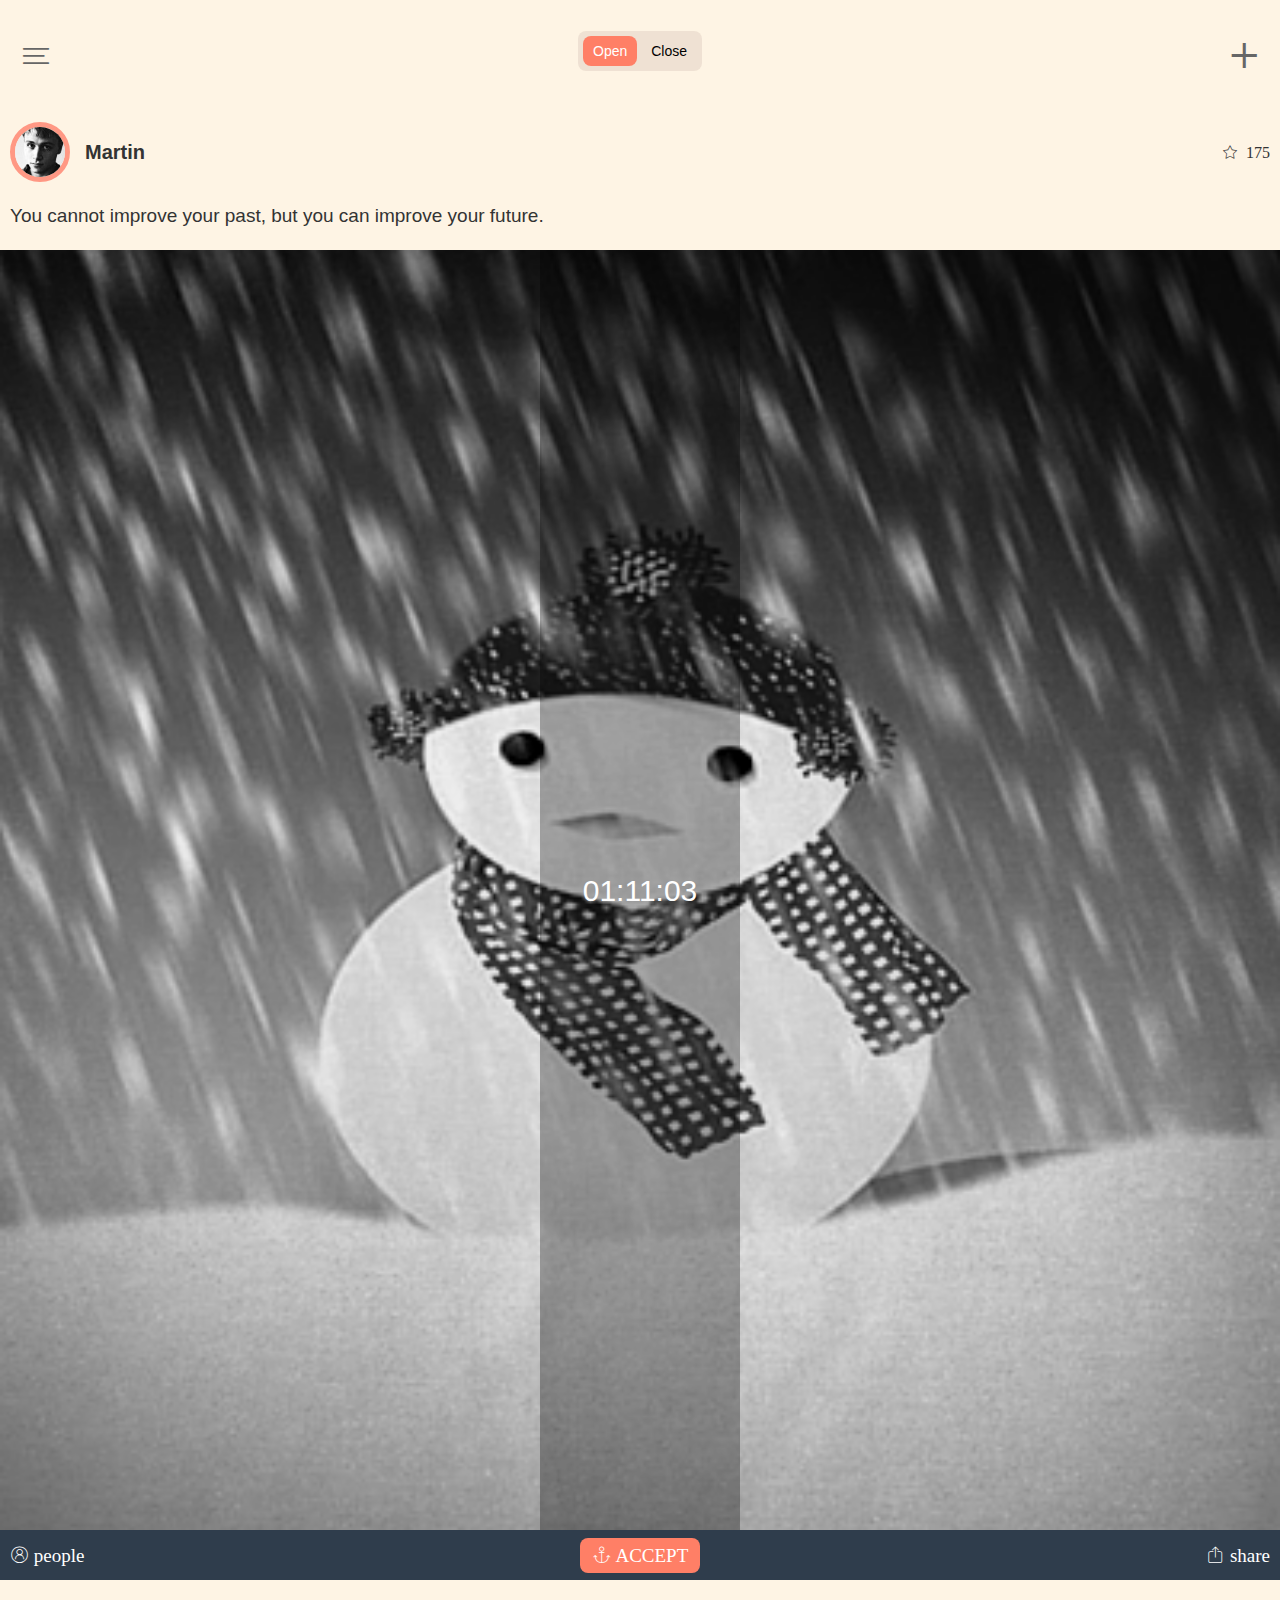
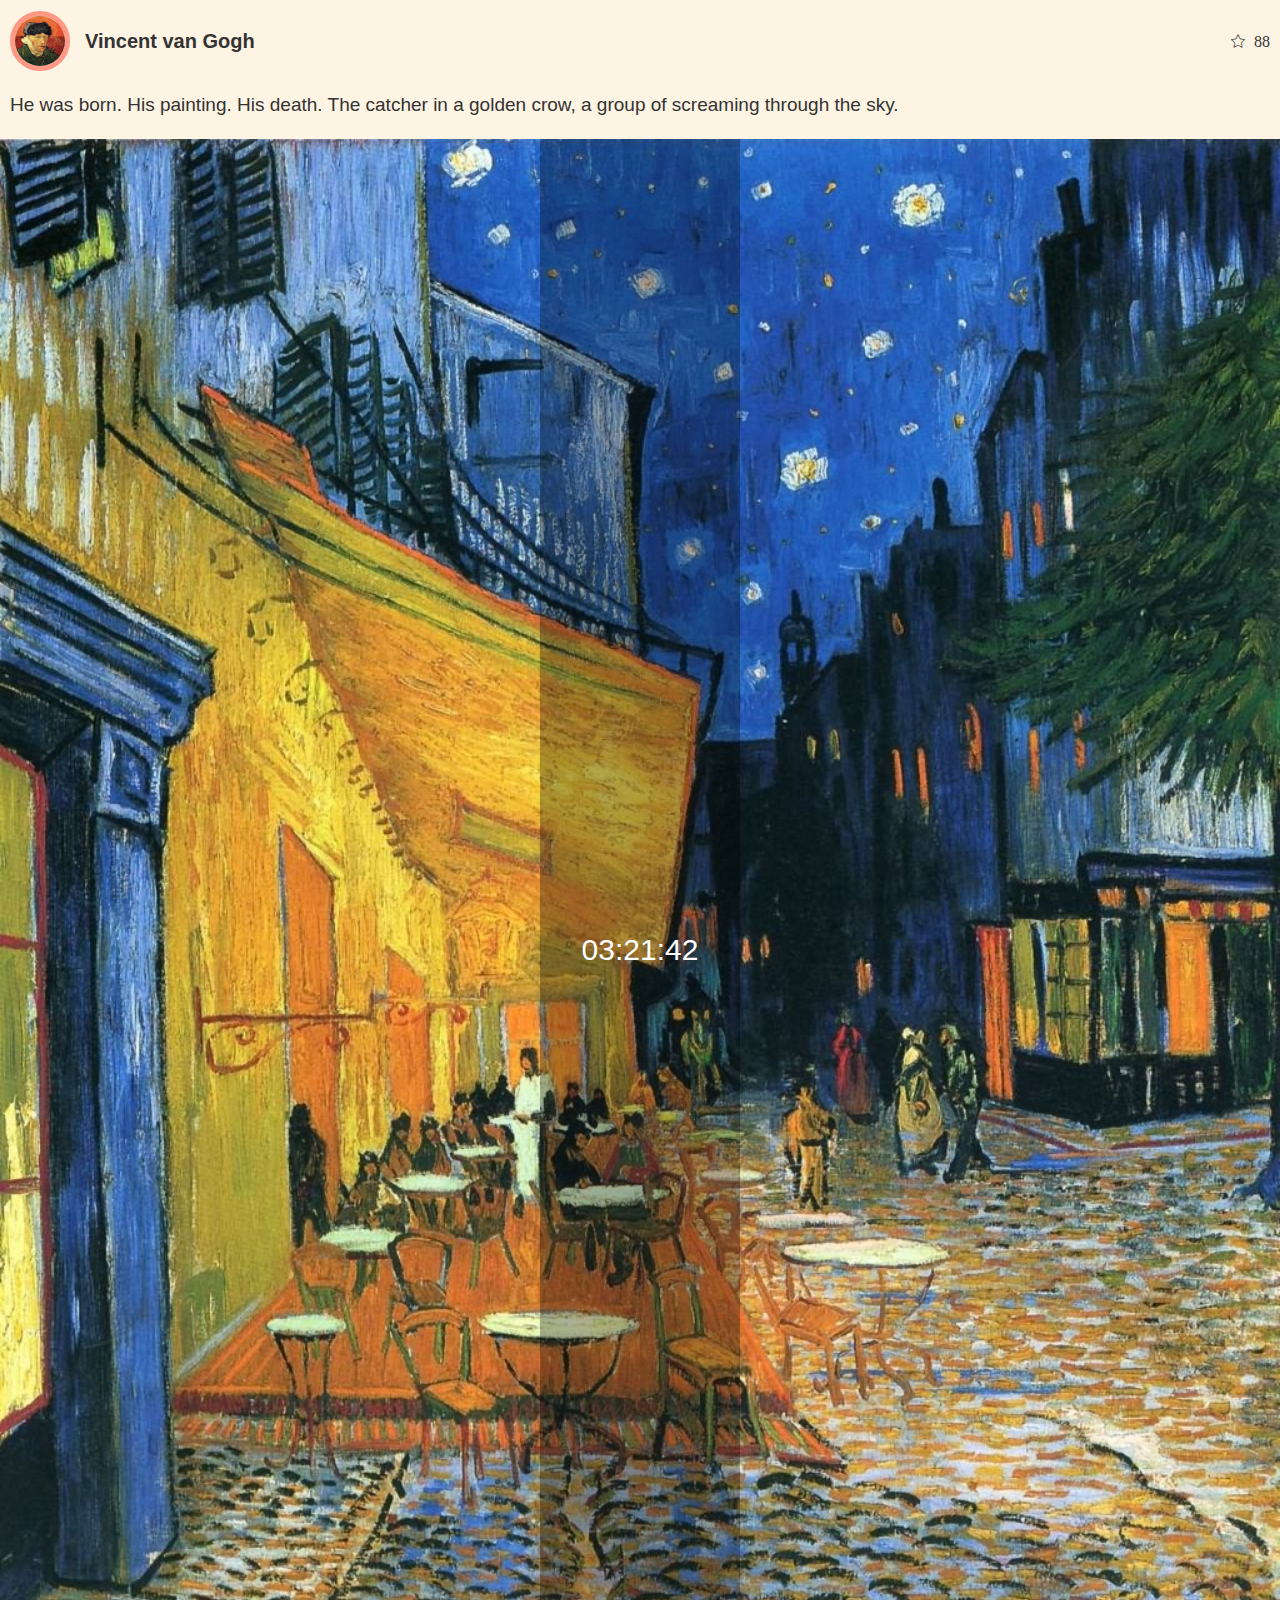
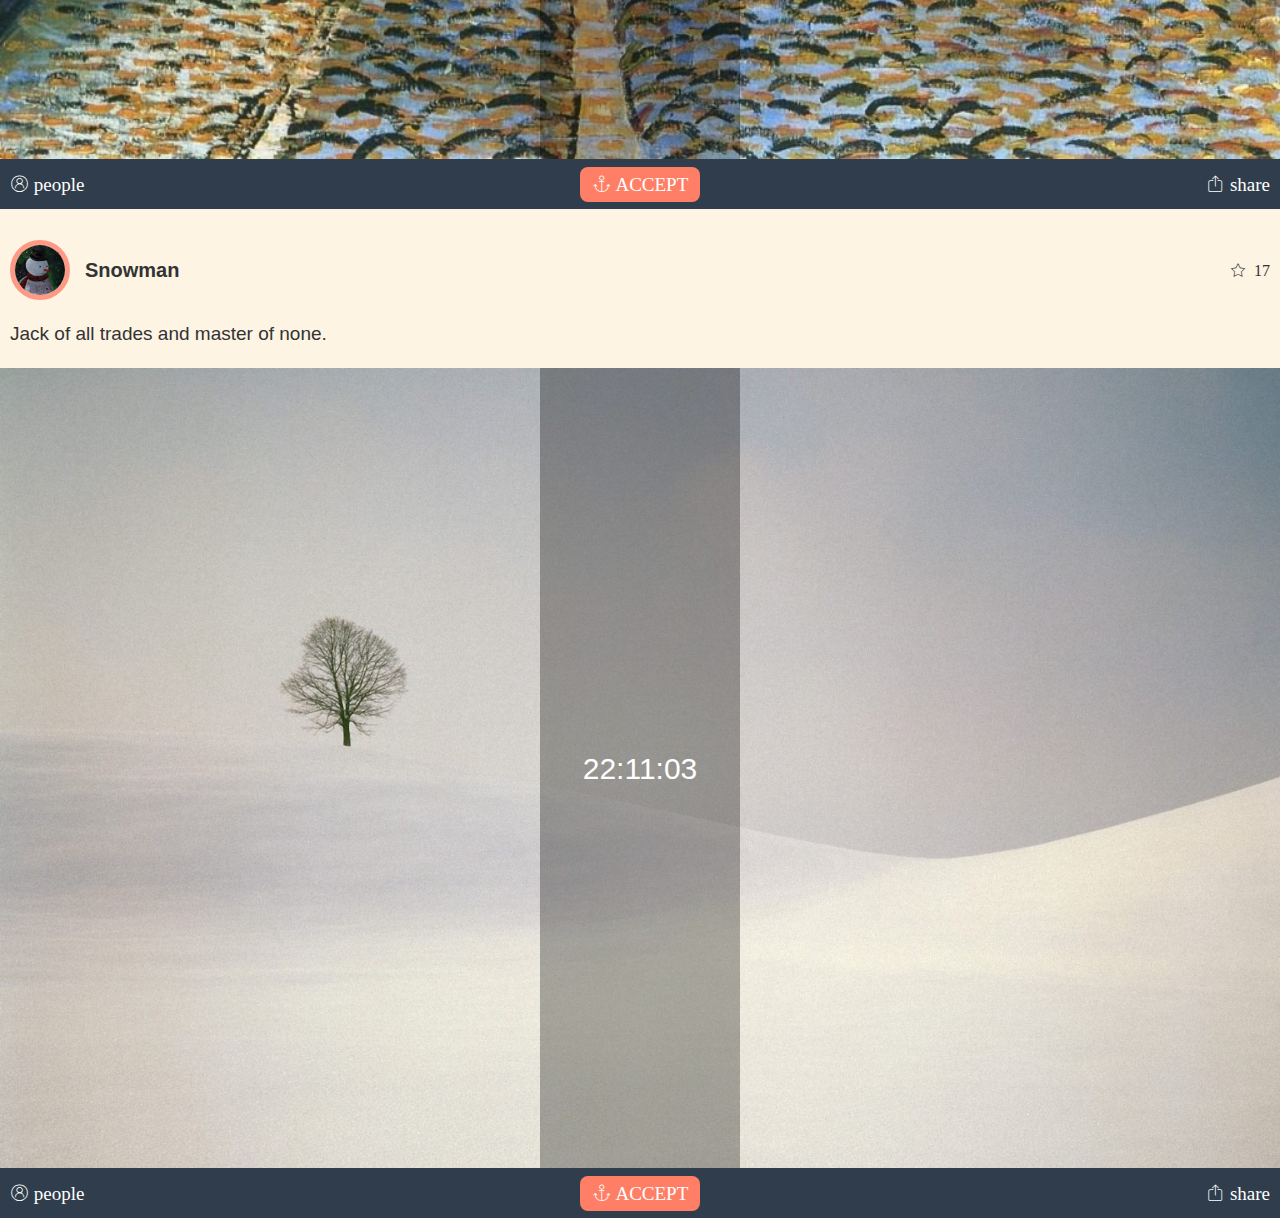
<file: index.html>
<!DOCTYPE html>
<html>
<head>
	<title>个人主页</title>
	<meta charset="utf-8" />
	<link rel="stylesheet" type="text/css" href="style/reset.css">
	<link rel="stylesheet" type="text/css" href="font/iconfont.css">
	<link rel="stylesheet" type="text/css" href="style/common.css">
	<meta name="viewport" content="width=device-width, initial-scale=1">
	<script type="text/javascript" src="js/index.js"></script>
</head>
<body>
<div class="box" id="box">
        <div class="page">
            <header class="clearfix">
                <a href="#" id="menu" class="menu fl iconfont icon-xitongcaidan"></a>
                <span class="header_item">
                	<a href="#" class="active">Open</a>
                	<a href="#">Close</a>
                </span>
                <a href="#" class="add fr iconfont icon-zengjia"></a>
            </header>
            <div class="item">
                <div class="item_hd">
                    <div class="item_tit clearfix">
                        <div class="user_img">
                            <img src="img/80x80.jpg" alt="">
                        </div>
                        <h5>Martin</h5>
                        <span class="iconfont icon-shoucang save">175</span>
                    </div>
                    <p class="info_text">You cannot improve your past, but you can improve your future. </p>
                </div>
                <div class="item_bd">
                    <div class="ibd_img">
                        <img src="img/400x400.png" alt="">
                        <div class="ibd_time"><i></i><span>01:11:03</span></div>
                    </div>
                    <div class="btns clearfix">
                        <span class="people fl iconfont icon-geren"> people</span>
                        <span class="share fr iconfont icon-fenxiang"> share</span>
                        <a href="" class="btn_mao iconfont icon-matou"> ACCEPT</a>
                    </div>
                </div>
            </div>
			<div class="item">
                <div class="item_hd">
                    <div class="item_tit clearfix">
                        <div class="user_img">
                            <img src="img/vg.jpg" alt="">
                        </div>
                        <h5>Vincent van Gogh</h5>
                        <span class="iconfont icon-shoucang save">88</span>
                    </div>
                    <p class="info_text">He was born. His painting. His death. The catcher in a golden crow, a group of screaming through the sky.</p>
                </div>
                <div class="item_bd">
                    <div class="ibd_img">
                        <img src="img/Night.jpg" alt="">
                        <div class="ibd_time"><i></i><span>03:21:42</span></div>
                    </div>
                    <div class="btns clearfix">
                        <span class="people fl iconfont icon-geren"> people</span>
                        <span class="share fr iconfont icon-fenxiang"> share</span>
                        <a href="" class="btn_mao iconfont icon-matou"> ACCEPT</a>
                    </div>
                </div>
            </div>
            <div class="item">
                <div class="item_hd">
                    <div class="item_tit clearfix">
                        <div class="user_img">
                            <img src="img/snowman.jpg" alt="">
                        </div>
                        <h5>Snowman</h5>
                        <span class="iconfont icon-shoucang save">17</span>
                    </div>
                    <p class="info_text">Jack of all trades and master of none.</p>
                </div>
                <div class="item_bd">
                    <div class="ibd_img">
                        <img src="img/tree.jpg" alt="">
                        <div class="ibd_time"><i></i><span>22:11:03</span></div>
                    </div>
                    <div class="btns clearfix">
                        <span class="people fl iconfont icon-geren"> people</span>
                        <span class="share fr iconfont icon-fenxiang"> share</span>
                        <a href="" class="btn_mao iconfont icon-matou"> ACCEPT</a>
                    </div>
                </div>
            </div>
  		</div>

        <div class="mask"></div>
        <div class="leftNav">
            <a href="#" id="menu2" class="menu fl iconfont icon-caidan"></a>
        </div>
    </div>
  <script>
        var oMe = document.getElementById('menu');
        var oMe2 = document.getElementById('menu2');
        var oBox = document.getElementById('box');

        oMe.onclick = function(){
            oBox.className = 'box open';
        }
        oMe2.onclick = function(){
            oBox.className = 'box';
        }
    </script>
</body>
</html>
</file>
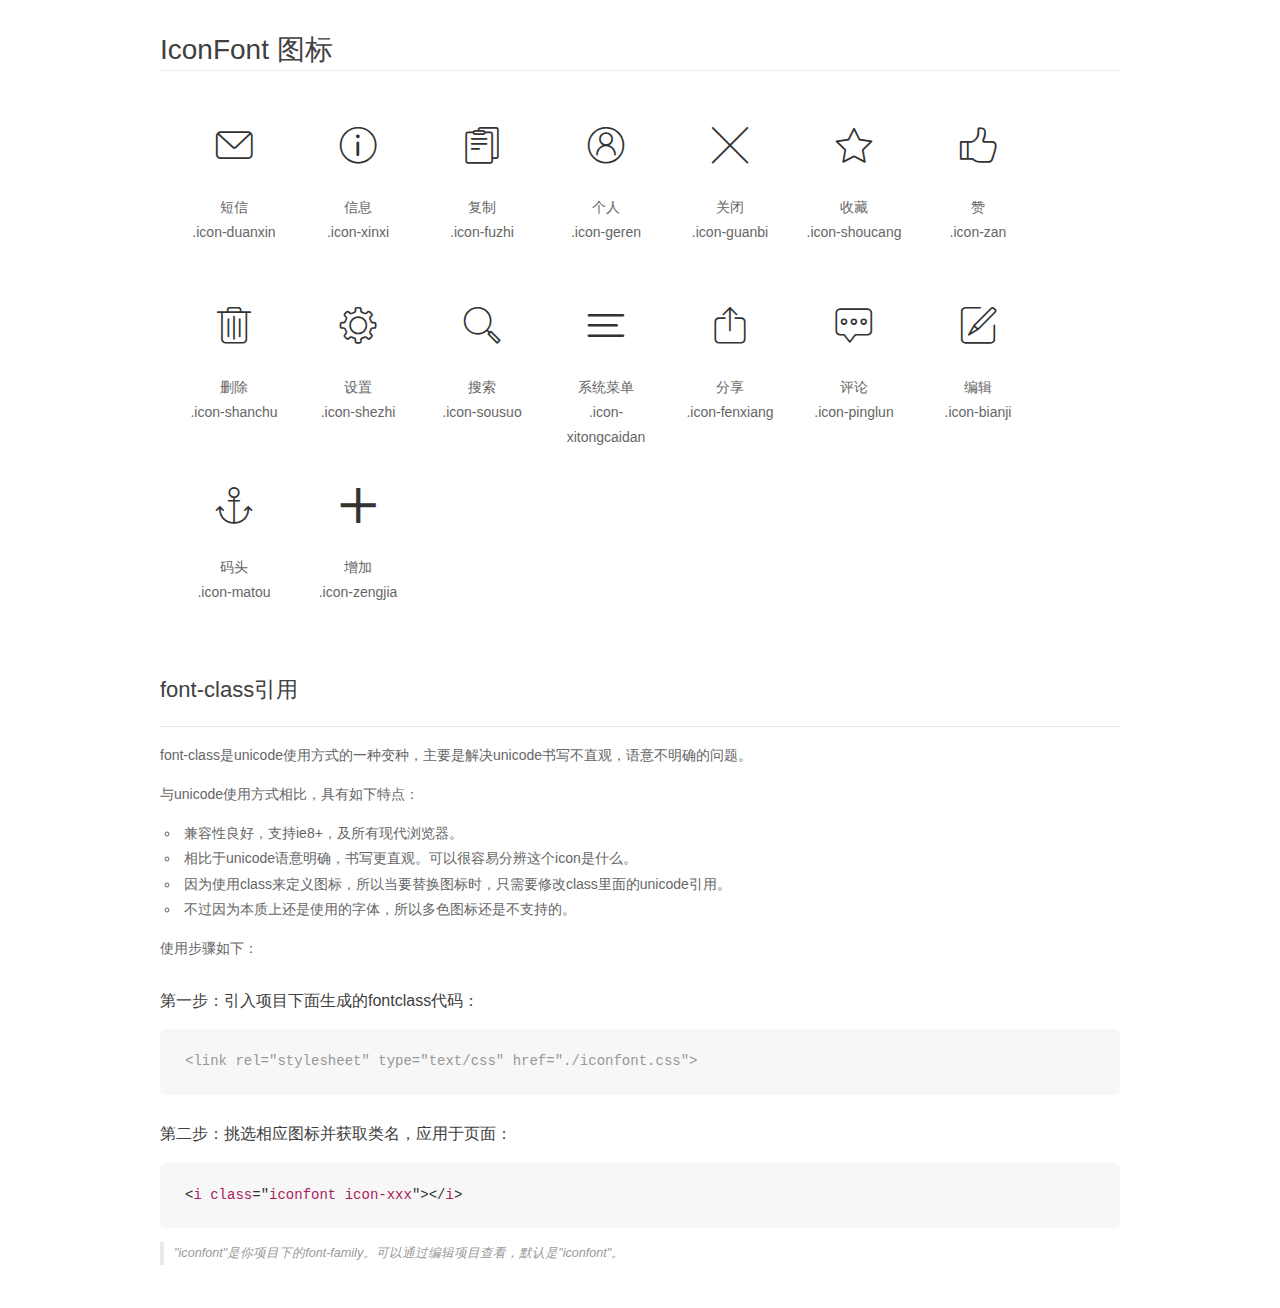
<file: font/demo_fontclass.html>
<!DOCTYPE html>
<html>
<head>
    <meta charset="utf-8"/>
    <title>IconFont</title>
    <link rel="stylesheet" href="demo.css">
    <link rel="stylesheet" href="iconfont.css">
</head>
<body>
    <div class="main markdown">
        <h1>IconFont 图标</h1>
        <ul class="icon_lists clear">
            
                <li>
                <i class="icon iconfont icon-duanxin"></i>
                    <div class="name">短信</div>
                    <div class="fontclass">.icon-duanxin</div>
                </li>
            
                <li>
                <i class="icon iconfont icon-xinxi"></i>
                    <div class="name">信息</div>
                    <div class="fontclass">.icon-xinxi</div>
                </li>
            
                <li>
                <i class="icon iconfont icon-fuzhi"></i>
                    <div class="name">复制</div>
                    <div class="fontclass">.icon-fuzhi</div>
                </li>
            
                <li>
                <i class="icon iconfont icon-geren"></i>
                    <div class="name">个人</div>
                    <div class="fontclass">.icon-geren</div>
                </li>
            
                <li>
                <i class="icon iconfont icon-guanbi"></i>
                    <div class="name">关闭</div>
                    <div class="fontclass">.icon-guanbi</div>
                </li>
            
                <li>
                <i class="icon iconfont icon-shoucang"></i>
                    <div class="name">收藏</div>
                    <div class="fontclass">.icon-shoucang</div>
                </li>
            
                <li>
                <i class="icon iconfont icon-zan"></i>
                    <div class="name">赞</div>
                    <div class="fontclass">.icon-zan</div>
                </li>
            
                <li>
                <i class="icon iconfont icon-shanchu"></i>
                    <div class="name">删除</div>
                    <div class="fontclass">.icon-shanchu</div>
                </li>
            
                <li>
                <i class="icon iconfont icon-shezhi"></i>
                    <div class="name">设置</div>
                    <div class="fontclass">.icon-shezhi</div>
                </li>
            
                <li>
                <i class="icon iconfont icon-sousuo"></i>
                    <div class="name">搜索</div>
                    <div class="fontclass">.icon-sousuo</div>
                </li>
            
                <li>
                <i class="icon iconfont icon-xitongcaidan"></i>
                    <div class="name">系统菜单</div>
                    <div class="fontclass">.icon-xitongcaidan</div>
                </li>
            
                <li>
                <i class="icon iconfont icon-fenxiang"></i>
                    <div class="name">分享</div>
                    <div class="fontclass">.icon-fenxiang</div>
                </li>
            
                <li>
                <i class="icon iconfont icon-pinglun"></i>
                    <div class="name">评论</div>
                    <div class="fontclass">.icon-pinglun</div>
                </li>
            
                <li>
                <i class="icon iconfont icon-bianji"></i>
                    <div class="name">编辑</div>
                    <div class="fontclass">.icon-bianji</div>
                </li>
            
                <li>
                <i class="icon iconfont icon-matou"></i>
                    <div class="name">码头</div>
                    <div class="fontclass">.icon-matou</div>
                </li>
            
                <li>
                <i class="icon iconfont icon-zengjia"></i>
                    <div class="name">增加</div>
                    <div class="fontclass">.icon-zengjia</div>
                </li>
            
        </ul>

        <h2 id="font-class-">font-class引用</h2>
        <hr>

        <p>font-class是unicode使用方式的一种变种，主要是解决unicode书写不直观，语意不明确的问题。</p>
        <p>与unicode使用方式相比，具有如下特点：</p>
        <ul>
        <li>兼容性良好，支持ie8+，及所有现代浏览器。</li>
        <li>相比于unicode语意明确，书写更直观。可以很容易分辨这个icon是什么。</li>
        <li>因为使用class来定义图标，所以当要替换图标时，只需要修改class里面的unicode引用。</li>
        <li>不过因为本质上还是使用的字体，所以多色图标还是不支持的。</li>
        </ul>
        <p>使用步骤如下：</p>
        <h3 id="-fontclass-">第一步：引入项目下面生成的fontclass代码：</h3>


        <pre><code class="lang-js hljs javascript"><span class="hljs-comment">&lt;link rel="stylesheet" type="text/css" href="./iconfont.css"&gt;</span></code></pre>
        <h3 id="-">第二步：挑选相应图标并获取类名，应用于页面：</h3>
        <pre><code class="lang-css hljs">&lt;<span class="hljs-selector-tag">i</span> <span class="hljs-selector-tag">class</span>="<span class="hljs-selector-tag">iconfont</span> <span class="hljs-selector-tag">icon-xxx</span>"&gt;&lt;/<span class="hljs-selector-tag">i</span>&gt;</code></pre>
        <blockquote>
        <p>"iconfont"是你项目下的font-family。可以通过编辑项目查看，默认是"iconfont"。</p>
        </blockquote>
    </div>
</body>
</html>
</file>
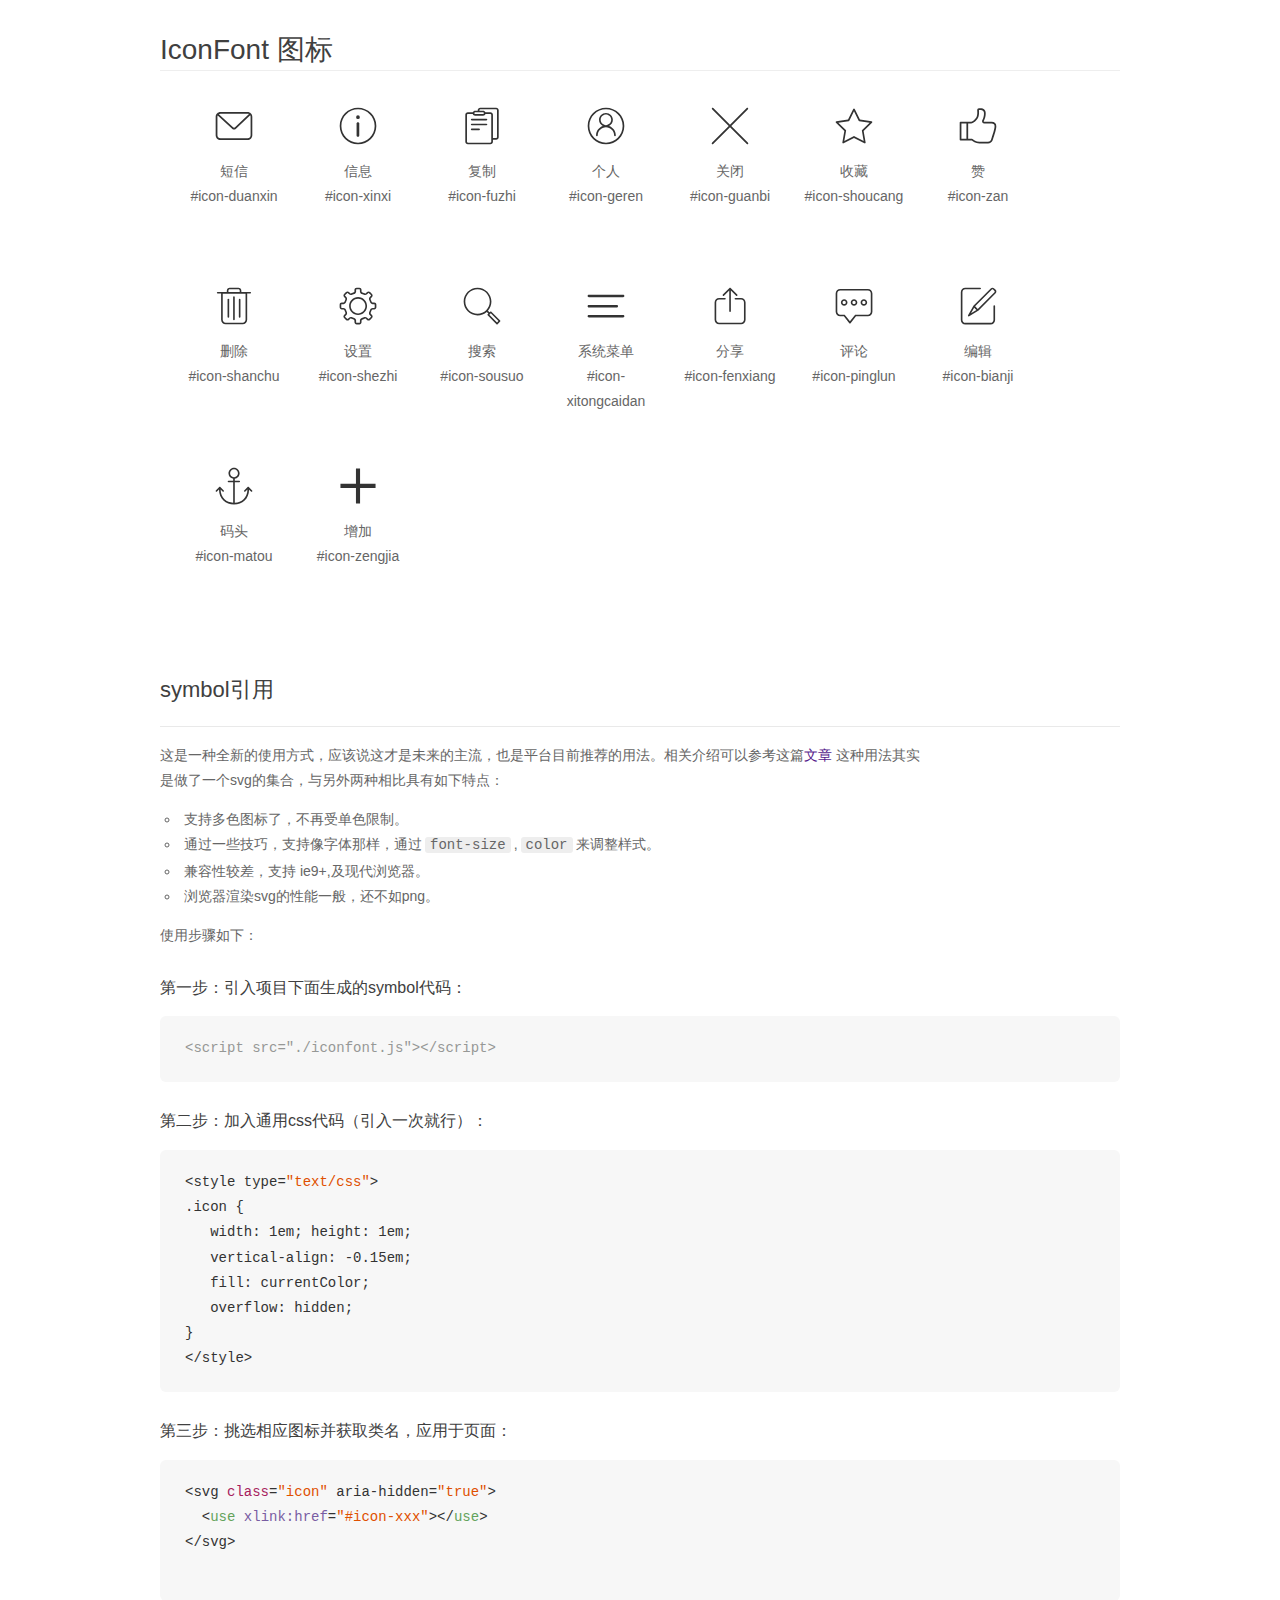
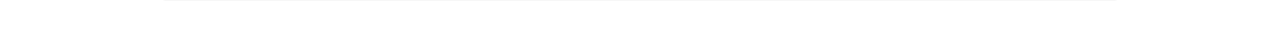
<file: font/demo_symbol.html>
<!DOCTYPE html>
<html>
<head>
    <meta charset="utf-8"/>
    <title>IconFont</title>
    <link rel="stylesheet" href="demo.css">
    <script src="iconfont.js"></script>

    <style type="text/css">
        .icon {
          /* 通过设置 font-size 来改变图标大小 */
          width: 1em; height: 1em;
          /* 图标和文字相邻时，垂直对齐 */
          vertical-align: -0.15em;
          /* 通过设置 color 来改变 SVG 的颜色/fill */
          fill: currentColor;
          /* path 和 stroke 溢出 viewBox 部分在 IE 下会显示
             normalize.css 中也包含这行 */
          overflow: hidden;
        }

    </style>
</head>
<body>
    <div class="main markdown">
        <h1>IconFont 图标</h1>
        <ul class="icon_lists clear">
            
                <li>
                    <svg class="icon" aria-hidden="true">
                        <use xlink:href="#icon-duanxin"></use>
                    </svg>
                    <div class="name">短信</div>
                    <div class="fontclass">#icon-duanxin</div>
                </li>
            
                <li>
                    <svg class="icon" aria-hidden="true">
                        <use xlink:href="#icon-xinxi"></use>
                    </svg>
                    <div class="name">信息</div>
                    <div class="fontclass">#icon-xinxi</div>
                </li>
            
                <li>
                    <svg class="icon" aria-hidden="true">
                        <use xlink:href="#icon-fuzhi"></use>
                    </svg>
                    <div class="name">复制</div>
                    <div class="fontclass">#icon-fuzhi</div>
                </li>
            
                <li>
                    <svg class="icon" aria-hidden="true">
                        <use xlink:href="#icon-geren"></use>
                    </svg>
                    <div class="name">个人</div>
                    <div class="fontclass">#icon-geren</div>
                </li>
            
                <li>
                    <svg class="icon" aria-hidden="true">
                        <use xlink:href="#icon-guanbi"></use>
                    </svg>
                    <div class="name">关闭</div>
                    <div class="fontclass">#icon-guanbi</div>
                </li>
            
                <li>
                    <svg class="icon" aria-hidden="true">
                        <use xlink:href="#icon-shoucang"></use>
                    </svg>
                    <div class="name">收藏</div>
                    <div class="fontclass">#icon-shoucang</div>
                </li>
            
                <li>
                    <svg class="icon" aria-hidden="true">
                        <use xlink:href="#icon-zan"></use>
                    </svg>
                    <div class="name">赞</div>
                    <div class="fontclass">#icon-zan</div>
                </li>
            
                <li>
                    <svg class="icon" aria-hidden="true">
                        <use xlink:href="#icon-shanchu"></use>
                    </svg>
                    <div class="name">删除</div>
                    <div class="fontclass">#icon-shanchu</div>
                </li>
            
                <li>
                    <svg class="icon" aria-hidden="true">
                        <use xlink:href="#icon-shezhi"></use>
                    </svg>
                    <div class="name">设置</div>
                    <div class="fontclass">#icon-shezhi</div>
                </li>
            
                <li>
                    <svg class="icon" aria-hidden="true">
                        <use xlink:href="#icon-sousuo"></use>
                    </svg>
                    <div class="name">搜索</div>
                    <div class="fontclass">#icon-sousuo</div>
                </li>
            
                <li>
                    <svg class="icon" aria-hidden="true">
                        <use xlink:href="#icon-xitongcaidan"></use>
                    </svg>
                    <div class="name">系统菜单</div>
                    <div class="fontclass">#icon-xitongcaidan</div>
                </li>
            
                <li>
                    <svg class="icon" aria-hidden="true">
                        <use xlink:href="#icon-fenxiang"></use>
                    </svg>
                    <div class="name">分享</div>
                    <div class="fontclass">#icon-fenxiang</div>
                </li>
            
                <li>
                    <svg class="icon" aria-hidden="true">
                        <use xlink:href="#icon-pinglun"></use>
                    </svg>
                    <div class="name">评论</div>
                    <div class="fontclass">#icon-pinglun</div>
                </li>
            
                <li>
                    <svg class="icon" aria-hidden="true">
                        <use xlink:href="#icon-bianji"></use>
                    </svg>
                    <div class="name">编辑</div>
                    <div class="fontclass">#icon-bianji</div>
                </li>
            
                <li>
                    <svg class="icon" aria-hidden="true">
                        <use xlink:href="#icon-matou"></use>
                    </svg>
                    <div class="name">码头</div>
                    <div class="fontclass">#icon-matou</div>
                </li>
            
                <li>
                    <svg class="icon" aria-hidden="true">
                        <use xlink:href="#icon-zengjia"></use>
                    </svg>
                    <div class="name">增加</div>
                    <div class="fontclass">#icon-zengjia</div>
                </li>
            
        </ul>


        <h2 id="symbol-">symbol引用</h2>
        <hr>

        <p>这是一种全新的使用方式，应该说这才是未来的主流，也是平台目前推荐的用法。相关介绍可以参考这篇<a href="">文章</a>
        这种用法其实是做了一个svg的集合，与另外两种相比具有如下特点：</p>
        <ul>
          <li>支持多色图标了，不再受单色限制。</li>
          <li>通过一些技巧，支持像字体那样，通过<code>font-size</code>,<code>color</code>来调整样式。</li>
          <li>兼容性较差，支持 ie9+,及现代浏览器。</li>
          <li>浏览器渲染svg的性能一般，还不如png。</li>
        </ul>
        <p>使用步骤如下：</p>
        <h3 id="-symbol-">第一步：引入项目下面生成的symbol代码：</h3>
        <pre><code class="lang-js hljs javascript"><span class="hljs-comment">&lt;script src="./iconfont.js"&gt;&lt;/script&gt;</span></code></pre>
        <h3 id="-css-">第二步：加入通用css代码（引入一次就行）：</h3>
        <pre><code class="lang-js hljs javascript">&lt;style type=<span class="hljs-string">"text/css"</span>&gt;
.icon {
   width: <span class="hljs-number">1</span>em; height: <span class="hljs-number">1</span>em;
   vertical-align: <span class="hljs-number">-0.15</span>em;
   fill: currentColor;
   overflow: hidden;
}
&lt;<span class="hljs-regexp">/style&gt;</span></code></pre>
        <h3 id="-">第三步：挑选相应图标并获取类名，应用于页面：</h3>
        <pre><code class="lang-js hljs javascript">&lt;svg <span class="hljs-class"><span class="hljs-keyword">class</span></span>=<span class="hljs-string">"icon"</span> aria-hidden=<span class="hljs-string">"true"</span>&gt;<span class="xml"><span class="hljs-tag">
  &lt;<span class="hljs-name">use</span> <span class="hljs-attr">xlink:href</span>=<span class="hljs-string">"#icon-xxx"</span>&gt;</span><span class="hljs-tag">&lt;/<span class="hljs-name">use</span>&gt;</span>
</span>&lt;<span class="hljs-regexp">/svg&gt;
        </span></code></pre>
    </div>
</body>
</html>
</file>
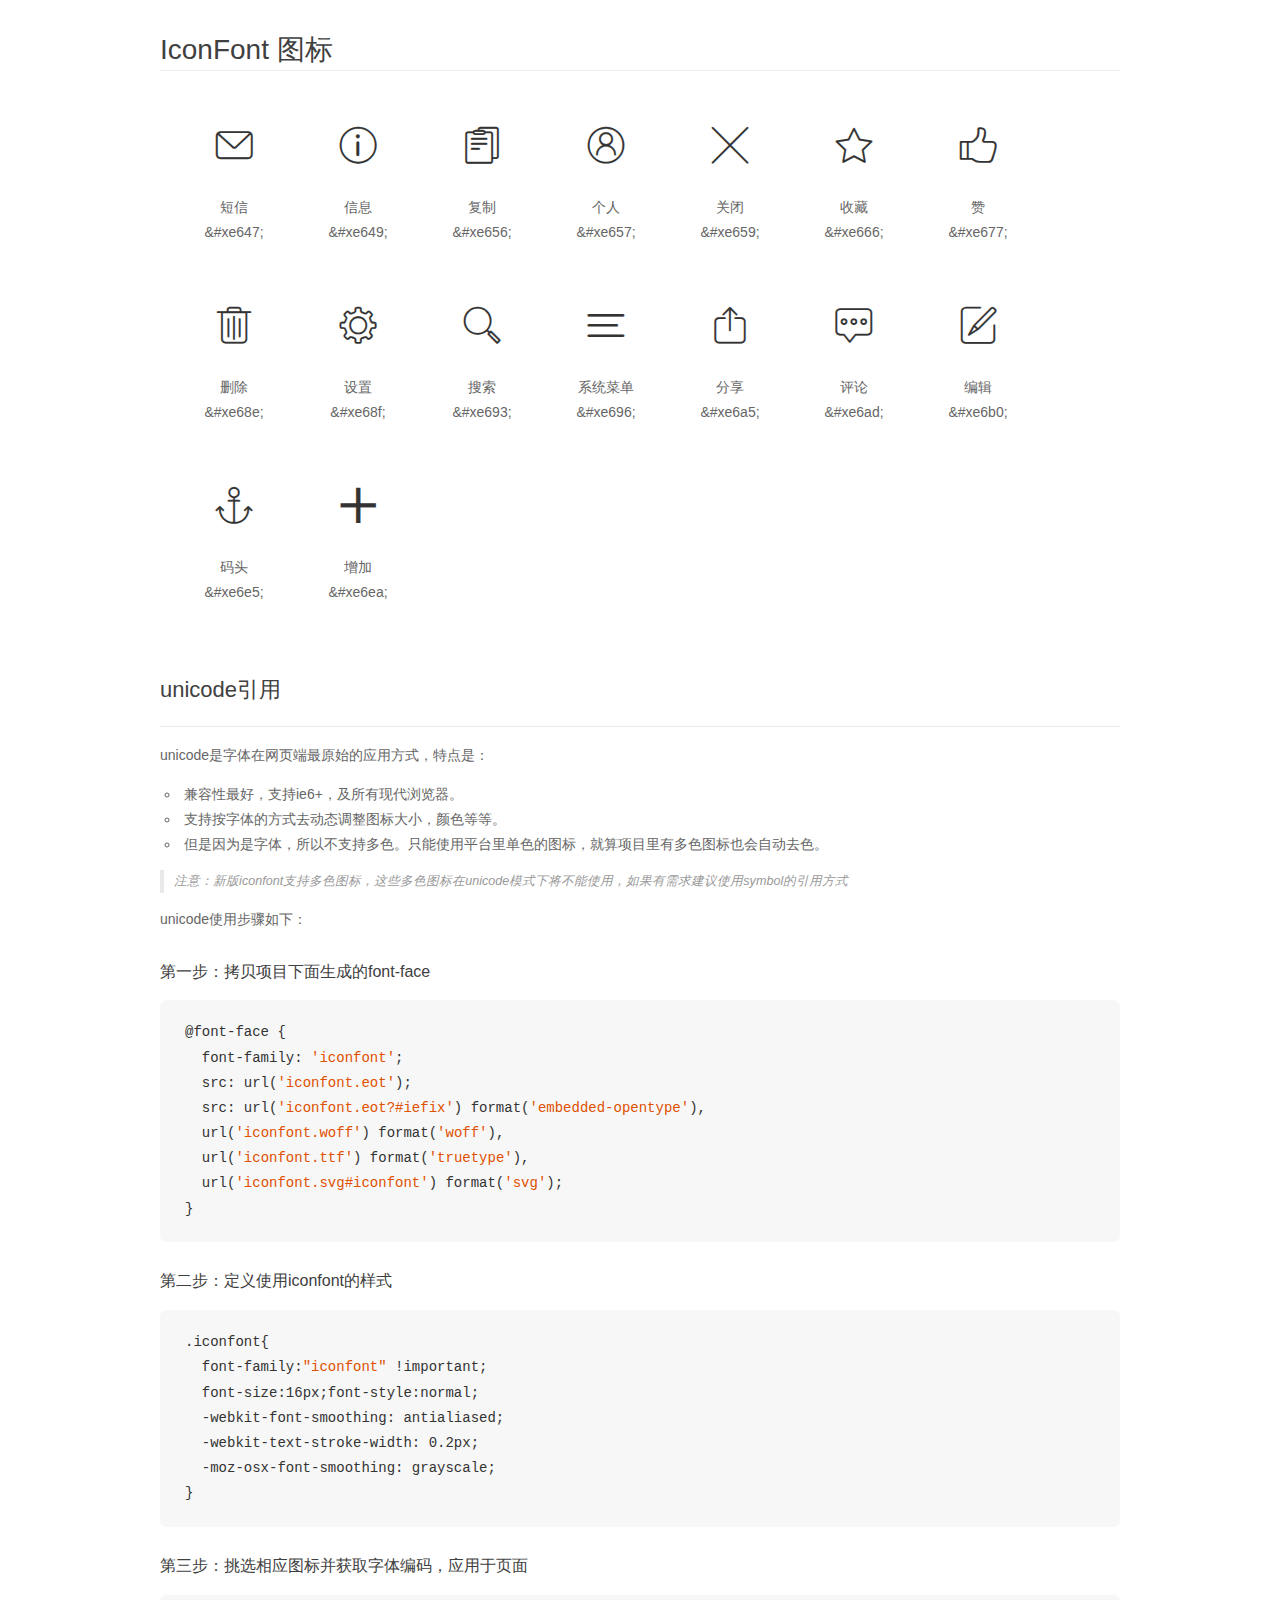
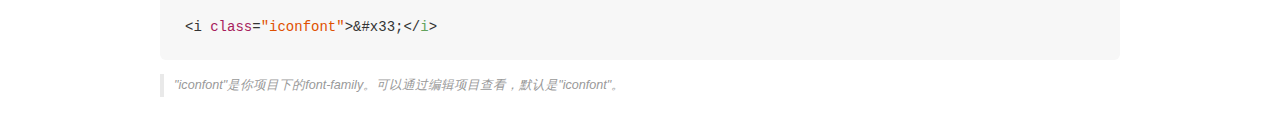
<file: font/demo_unicode.html>
<!DOCTYPE html>
<html>
<head>
    <meta charset="utf-8"/>
    <title>IconFont</title>
    <link rel="stylesheet" href="demo.css">

    <style type="text/css">

        @font-face {font-family: "iconfont";
          src: url('iconfont.eot'); /* IE9*/
          src: url('iconfont.eot#iefix') format('embedded-opentype'), /* IE6-IE8 */
          url('iconfont.woff') format('woff'), /* chrome, firefox */
          url('iconfont.ttf') format('truetype'), /* chrome, firefox, opera, Safari, Android, iOS 4.2+*/
          url('iconfont.svg#iconfont') format('svg'); /* iOS 4.1- */
        }

        .iconfont {
          font-family:"iconfont" !important;
          font-size:16px;
          font-style:normal;
          -webkit-font-smoothing: antialiased;
          -webkit-text-stroke-width: 0.2px;
          -moz-osx-font-smoothing: grayscale;
        }

    </style>
</head>
<body>
    <div class="main markdown">
        <h1>IconFont 图标</h1>
        <ul class="icon_lists clear">
            
                <li>
                <i class="icon iconfont">&#xe647;</i>
                    <div class="name">短信</div>
                    <div class="code">&amp;#xe647;</div>
                </li>
            
                <li>
                <i class="icon iconfont">&#xe649;</i>
                    <div class="name">信息</div>
                    <div class="code">&amp;#xe649;</div>
                </li>
            
                <li>
                <i class="icon iconfont">&#xe656;</i>
                    <div class="name">复制</div>
                    <div class="code">&amp;#xe656;</div>
                </li>
            
                <li>
                <i class="icon iconfont">&#xe657;</i>
                    <div class="name">个人</div>
                    <div class="code">&amp;#xe657;</div>
                </li>
            
                <li>
                <i class="icon iconfont">&#xe659;</i>
                    <div class="name">关闭</div>
                    <div class="code">&amp;#xe659;</div>
                </li>
            
                <li>
                <i class="icon iconfont">&#xe666;</i>
                    <div class="name">收藏</div>
                    <div class="code">&amp;#xe666;</div>
                </li>
            
                <li>
                <i class="icon iconfont">&#xe677;</i>
                    <div class="name">赞</div>
                    <div class="code">&amp;#xe677;</div>
                </li>
            
                <li>
                <i class="icon iconfont">&#xe68e;</i>
                    <div class="name">删除</div>
                    <div class="code">&amp;#xe68e;</div>
                </li>
            
                <li>
                <i class="icon iconfont">&#xe68f;</i>
                    <div class="name">设置</div>
                    <div class="code">&amp;#xe68f;</div>
                </li>
            
                <li>
                <i class="icon iconfont">&#xe693;</i>
                    <div class="name">搜索</div>
                    <div class="code">&amp;#xe693;</div>
                </li>
            
                <li>
                <i class="icon iconfont">&#xe696;</i>
                    <div class="name">系统菜单</div>
                    <div class="code">&amp;#xe696;</div>
                </li>
            
                <li>
                <i class="icon iconfont">&#xe6a5;</i>
                    <div class="name">分享</div>
                    <div class="code">&amp;#xe6a5;</div>
                </li>
            
                <li>
                <i class="icon iconfont">&#xe6ad;</i>
                    <div class="name">评论</div>
                    <div class="code">&amp;#xe6ad;</div>
                </li>
            
                <li>
                <i class="icon iconfont">&#xe6b0;</i>
                    <div class="name">编辑</div>
                    <div class="code">&amp;#xe6b0;</div>
                </li>
            
                <li>
                <i class="icon iconfont">&#xe6e5;</i>
                    <div class="name">码头</div>
                    <div class="code">&amp;#xe6e5;</div>
                </li>
            
                <li>
                <i class="icon iconfont">&#xe6ea;</i>
                    <div class="name">增加</div>
                    <div class="code">&amp;#xe6ea;</div>
                </li>
            
        </ul>
        <h2 id="unicode-">unicode引用</h2>
        <hr>

        <p>unicode是字体在网页端最原始的应用方式，特点是：</p>
        <ul>
        <li>兼容性最好，支持ie6+，及所有现代浏览器。</li>
        <li>支持按字体的方式去动态调整图标大小，颜色等等。</li>
        <li>但是因为是字体，所以不支持多色。只能使用平台里单色的图标，就算项目里有多色图标也会自动去色。</li>
        </ul>
        <blockquote>
        <p>注意：新版iconfont支持多色图标，这些多色图标在unicode模式下将不能使用，如果有需求建议使用symbol的引用方式</p>
        </blockquote>
        <p>unicode使用步骤如下：</p>
        <h3 id="-font-face">第一步：拷贝项目下面生成的font-face</h3>
        <pre><code class="lang-js hljs javascript">@font-face {
  font-family: <span class="hljs-string">'iconfont'</span>;
  src: url(<span class="hljs-string">'iconfont.eot'</span>);
  src: url(<span class="hljs-string">'iconfont.eot?#iefix'</span>) format(<span class="hljs-string">'embedded-opentype'</span>),
  url(<span class="hljs-string">'iconfont.woff'</span>) format(<span class="hljs-string">'woff'</span>),
  url(<span class="hljs-string">'iconfont.ttf'</span>) format(<span class="hljs-string">'truetype'</span>),
  url(<span class="hljs-string">'iconfont.svg#iconfont'</span>) format(<span class="hljs-string">'svg'</span>);
}
</code></pre>
        <h3 id="-iconfont-">第二步：定义使用iconfont的样式</h3>
        <pre><code class="lang-js hljs javascript">.iconfont{
  font-family:<span class="hljs-string">"iconfont"</span> !important;
  font-size:<span class="hljs-number">16</span>px;font-style:normal;
  -webkit-font-smoothing: antialiased;
  -webkit-text-stroke-width: <span class="hljs-number">0.2</span>px;
  -moz-osx-font-smoothing: grayscale;
}
</code></pre>
        <h3 id="-">第三步：挑选相应图标并获取字体编码，应用于页面</h3>
        <pre><code class="lang-js hljs javascript">&lt;i <span class="hljs-class"><span class="hljs-keyword">class</span></span>=<span class="hljs-string">"iconfont"</span>&gt;&amp;#x33;<span class="xml"><span class="hljs-tag">&lt;/<span class="hljs-name">i</span>&gt;</span></span></code></pre>

        <blockquote>
        <p>"iconfont"是你项目下的font-family。可以通过编辑项目查看，默认是"iconfont"。</p>
        </blockquote>
    </div>


</body>
</html>
</file>
<file: font/iconfont.css>
@font-face {font-family: "iconfont";
  src: url('iconfont.eot?t=1539322766036'); /* IE9*/
  src: url('iconfont.eot?t=1539322766036#iefix') format('embedded-opentype'), /* IE6-IE8 */
  url('[data-uri]') format('woff'),
  url('iconfont.ttf?t=1539322766036') format('truetype'), /* chrome, firefox, opera, Safari, Android, iOS 4.2+*/
  url('iconfont.svg?t=1539322766036#iconfont') format('svg'); /* iOS 4.1- */
}

.iconfont {
  font-family:"iconfont" !important;
  font-size:16px;
  font-style:normal;
  -webkit-font-smoothing: antialiased;
  -moz-osx-font-smoothing: grayscale;
}

.icon-duanxin:before { content: "\e647"; }

.icon-xinxi:before { content: "\e649"; }

.icon-fuzhi:before { content: "\e656"; }

.icon-geren:before { content: "\e657"; }

.icon-guanbi:before { content: "\e659"; }

.icon-shoucang:before { content: "\e666"; }

.icon-zan:before { content: "\e677"; }

.icon-shanchu:before { content: "\e68e"; }

.icon-shezhi:before { content: "\e68f"; }

.icon-sousuo:before { content: "\e693"; }

.icon-xitongcaidan:before { content: "\e696"; }

.icon-fenxiang:before { content: "\e6a5"; }

.icon-pinglun:before { content: "\e6ad"; }

.icon-bianji:before { content: "\e6b0"; }

.icon-matou:before { content: "\e6e5"; }

.icon-zengjia:before { content: "\e6ea"; }
</file>
<file: style/common.css>
body{
	background-color: #fef4e4;

}
.box{

}
.page{
	margin: 0 auto;
}

header{
	padding: 1.9375rem 0.6875rem 0.625rem;
	text-align: center;

}
.menu,.add{
	width: 3.125rem;
	height: 3.125rem;
	font-size: 1.875rem;
	color: #666;
	text-align: center;
	line-height: 3.125rem;
}
.header_item{
	display: inline-block;
	margin: 0 auto;
	padding: 0.3125rem;
	border-radius: 0.5rem;
	background-color: #efe1d3;


}
.header_item a{
	display: inline-block;
	height: 1.875rem;
	line-height: 1.875rem;
	padding: 0 0.625rem;
	border-radius: 0.5rem;
	color: #000;
	

}
.header_item .active{
	color: #fff;
	background-color: #ff7f66;
}
.item_hd{
	padding: 1.9375rem 0.625rem 0;

}
.user_img{
	width: 3.125rem;
	height: 3.125rem;
	border: solid 0.3125rem #ff9884;
	border-radius: 50%;
	float: left;
	margin-right: 0.9375rem;
}
.user_img img{
	width: 3.125rem;
	height: 3.125rem;
	border-radius: 50%;
}
.item_tit h5{
	float: left;
	font-size: 1.25rem;
	line-height: 3.75rem;
}
.icon-shoucang{
	font-size: 1rem;
	line-height: 3.75rem;
	float: right;
}
.icon-shoucang:before{
	margin-right: .5rem;
}
.info_text{
	margin: 1.1875rem 0;
	line-height: 1.875rem;
	font-size: 1.1875rem;
}
.ibd_img{
	position: relative;
}
.ibd_img img{
	width: 100%;
}
.ibd_time{
	position: absolute;
	width: 12.5rem;
	left: 50%;
	top: 0;
	height: 100%;
	background-color: rgb(0,0,0,.3);
	color: #fff;
	margin-left: -6.25rem;
	text-align: center;
	font-size: 1.875rem;
}
.ibd_time i{
    display: inline-block;
    height: 100%;
    vertical-align: middle;
}
.ibd_time span{
    vertical-align: middle;
}
.btns{
	height: 3.125rem;
	background-color: #2f3d4c;
}
.btn_mao{
	width: 7.5rem;
	height: 2.1875rem;
	margin: 0.5rem auto;
	display: block;
	background-color: #ff7f66;
	border-radius: 0.5rem;
	color: #fff;
	font-size: 1.1875rem;
	line-height: 2.125rem;
	text-align: center;
}
.people,.share{
    color: #FFF;
    font-size: 1.1875rem;
    line-height: 3.125rem;
    margin: 0 0.625rem;
}
.mask{
	position: absolute;
	top: 0;
	width: 100%;
	height: 100%;
	background-color: rgba(0,0,0,.5);
	display: none;
}
.leftNav{
	position: absolute;
	left: 0;
	top: 0;
	width: 80%;
	height: 100%;
	background-color: #2f3d4c;
	transform: translateX(-100%);
	transition: .5s;
}
.page{
	transition: .5s;
}
.leftNav .menu{
	position: absolute;
	right: -20%;
	top: 1.9375rem;
	display: none;
}
.open .mask,.open .leftNav .menu{
	display: block;
}
	.open .page{
	transform: translateX(80%);
}
.open .leftNav{
	transform: translateX(0);
}
</file>
<file: font/demo.css>
*{margin: 0;padding: 0;list-style: none;}
/*
KISSY CSS Reset
理念：1. reset 的目的不是清除浏览器的默认样式，这仅是部分工作。清除和重置是紧密不可分的。
2. reset 的目的不是让默认样式在所有浏览器下一致，而是减少默认样式有可能带来的问题。
3. reset 期望提供一套普适通用的基础样式。但没有银弹，推荐根据具体需求，裁剪和修改后再使用。
特色：1. 适应中文；2. 基于最新主流浏览器。
维护：玉伯<lifesinger@gmail.com>, 正淳<ragecarrier@gmail.com>
 */

/** 清除内外边距 **/
body, h1, h2, h3, h4, h5, h6, hr, p, blockquote, /* structural elements 结构元素 */
dl, dt, dd, ul, ol, li, /* list elements 列表元素 */
pre, /* text formatting elements 文本格式元素 */
form, fieldset, legend, button, input, textarea, /* form elements 表单元素 */
th, td /* table elements 表格元素 */ {
  margin: 0;
  padding: 0;
}

/** 设置默认字体 **/
body,
button, input, select, textarea /* for ie */ {
  font: 12px/1.5 tahoma, arial, \5b8b\4f53, sans-serif;
}
h1, h2, h3, h4, h5, h6 { font-size: 100%; }
address, cite, dfn, em, var { font-style: normal; } /* 将斜体扶正 */
code, kbd, pre, samp { font-family: courier new, courier, monospace; } /* 统一等宽字体 */
small { font-size: 12px; } /* 小于 12px 的中文很难阅读，让 small 正常化 */

/** 重置列表元素 **/
ul, ol { list-style: none; }

/** 重置文本格式元素 **/
a { text-decoration: none; }
a:hover { text-decoration: underline; }


/** 重置表单元素 **/
legend { color: #000; } /* for ie6 */
fieldset, img { border: 0; } /* img 搭车：让链接里的 img 无边框 */
button, input, select, textarea { font-size: 100%; } /* 使得表单元素在 ie 下能继承字体大小 */
/* 注：optgroup 无法扶正 */

/** 重置表格元素 **/
table { border-collapse: collapse; border-spacing: 0; }

/* 清除浮动 */
.ks-clear:after, .clear:after {
  content: '\20';
  display: block;
  height: 0;
  clear: both;
}
.ks-clear, .clear {
  *zoom: 1;
}

.main {
  padding: 30px 100px;
width: 960px;
margin: 0 auto;
}
.main h1{font-size:36px; color:#333; text-align:left;margin-bottom:30px; border-bottom: 1px solid #eee;}

.helps{margin-top:40px;}
.helps pre{
  padding:20px;
  margin:10px 0;
  border:solid 1px #e7e1cd;
  background-color: #fffdef;
  overflow: auto;
}

.icon_lists{
  width: 100% !important;

}

.icon_lists li{
  float:left;
  width: 100px;
  height:180px;
  text-align: center;
  list-style: none !important;
}
.icon_lists .icon{
  font-size: 42px;
  line-height: 100px;
  margin: 10px 0;
  color:#333;
  -webkit-transition: font-size 0.25s ease-out 0s;
  -moz-transition: font-size 0.25s ease-out 0s;
  transition: font-size 0.25s ease-out 0s;

}
.icon_lists .icon:hover{
  font-size: 100px;
}



.markdown {
  color: #666;
  font-size: 14px;
  line-height: 1.8;
}

.highlight {
  line-height: 1.5;
}

.markdown img {
  vertical-align: middle;
  max-width: 100%;
}

.markdown h1 {
  color: #404040;
  font-weight: 500;
  line-height: 40px;
  margin-bottom: 24px;
}

.markdown h2,
.markdown h3,
.markdown h4,
.markdown h5,
.markdown h6 {
  color: #404040;
  margin: 1.6em 0 0.6em 0;
  font-weight: 500;
  clear: both;
}

.markdown h1 {
  font-size: 28px;
}

.markdown h2 {
  font-size: 22px;
}

.markdown h3 {
  font-size: 16px;
}

.markdown h4 {
  font-size: 14px;
}

.markdown h5 {
  font-size: 12px;
}

.markdown h6 {
  font-size: 12px;
}

.markdown hr {
  height: 1px;
  border: 0;
  background: #e9e9e9;
  margin: 16px 0;
  clear: both;
}

.markdown p,
.markdown pre {
  margin: 1em 0;
}

.markdown > p,
.markdown > blockquote,
.markdown > .highlight,
.markdown > ol,
.markdown > ul {
  width: 80%;
}

.markdown ul > li {
  list-style: circle;
}

.markdown > ul li,
.markdown blockquote ul > li {
  margin-left: 20px;
  padding-left: 4px;
}

.markdown > ul li p,
.markdown > ol li p {
  margin: 0.6em 0;
}

.markdown ol > li {
  list-style: decimal;
}

.markdown > ol li,
.markdown blockquote ol > li {
  margin-left: 20px;
  padding-left: 4px;
}

.markdown code {
  margin: 0 3px;
  padding: 0 5px;
  background: #eee;
  border-radius: 3px;
}

.markdown pre {
  border-radius: 6px;
  background: #f7f7f7;
  padding: 20px;
}

.markdown pre code {
  border: none;
  background: #f7f7f7;
  margin: 0;
}

.markdown strong,
.markdown b {
  font-weight: 600;
}

.markdown > table {
  border-collapse: collapse;
  border-spacing: 0px;
  empty-cells: show;
  border: 1px solid #e9e9e9;
  width: 95%;
  margin-bottom: 24px;
}

.markdown > table th {
  white-space: nowrap;
  color: #333;
  font-weight: 600;

}

.markdown > table th,
.markdown > table td {
  border: 1px solid #e9e9e9;
  padding: 8px 16px;
  text-align: left;
}

.markdown > table th {
  background: #F7F7F7;
}

.markdown blockquote {
  font-size: 90%;
  color: #999;
  border-left: 4px solid #e9e9e9;
  padding-left: 0.8em;
  margin: 1em 0;
  font-style: italic;
}

.markdown blockquote p {
  margin: 0;
}

.markdown .anchor {
  opacity: 0;
  transition: opacity 0.3s ease;
  margin-left: 8px;
}

.markdown .waiting {
  color: #ccc;
}

.markdown h1:hover .anchor,
.markdown h2:hover .anchor,
.markdown h3:hover .anchor,
.markdown h4:hover .anchor,
.markdown h5:hover .anchor,
.markdown h6:hover .anchor {
  opacity: 1;
  display: inline-block;
}

.markdown > br,
.markdown > p > br {
  clear: both;
}


.hljs {
  display: block;
  background: white;
  padding: 0.5em;
  color: #333333;
  overflow-x: auto;
}

.hljs-comment,
.hljs-meta {
  color: #969896;
}

.hljs-string,
.hljs-variable,
.hljs-template-variable,
.hljs-strong,
.hljs-emphasis,
.hljs-quote {
  color: #df5000;
}

.hljs-keyword,
.hljs-selector-tag,
.hljs-type {
  color: #a71d5d;
}

.hljs-literal,
.hljs-symbol,
.hljs-bullet,
.hljs-attribute {
  color: #0086b3;
}

.hljs-section,
.hljs-name {
  color: #63a35c;
}

.hljs-tag {
  color: #333333;
}

.hljs-title,
.hljs-attr,
.hljs-selector-id,
.hljs-selector-class,
.hljs-selector-attr,
.hljs-selector-pseudo {
  color: #795da3;
}

.hljs-addition {
  color: #55a532;
  background-color: #eaffea;
}

.hljs-deletion {
  color: #bd2c00;
  background-color: #ffecec;
}

.hljs-link {
  text-decoration: underline;
}

pre{
  background: #fff;
}
</file>
